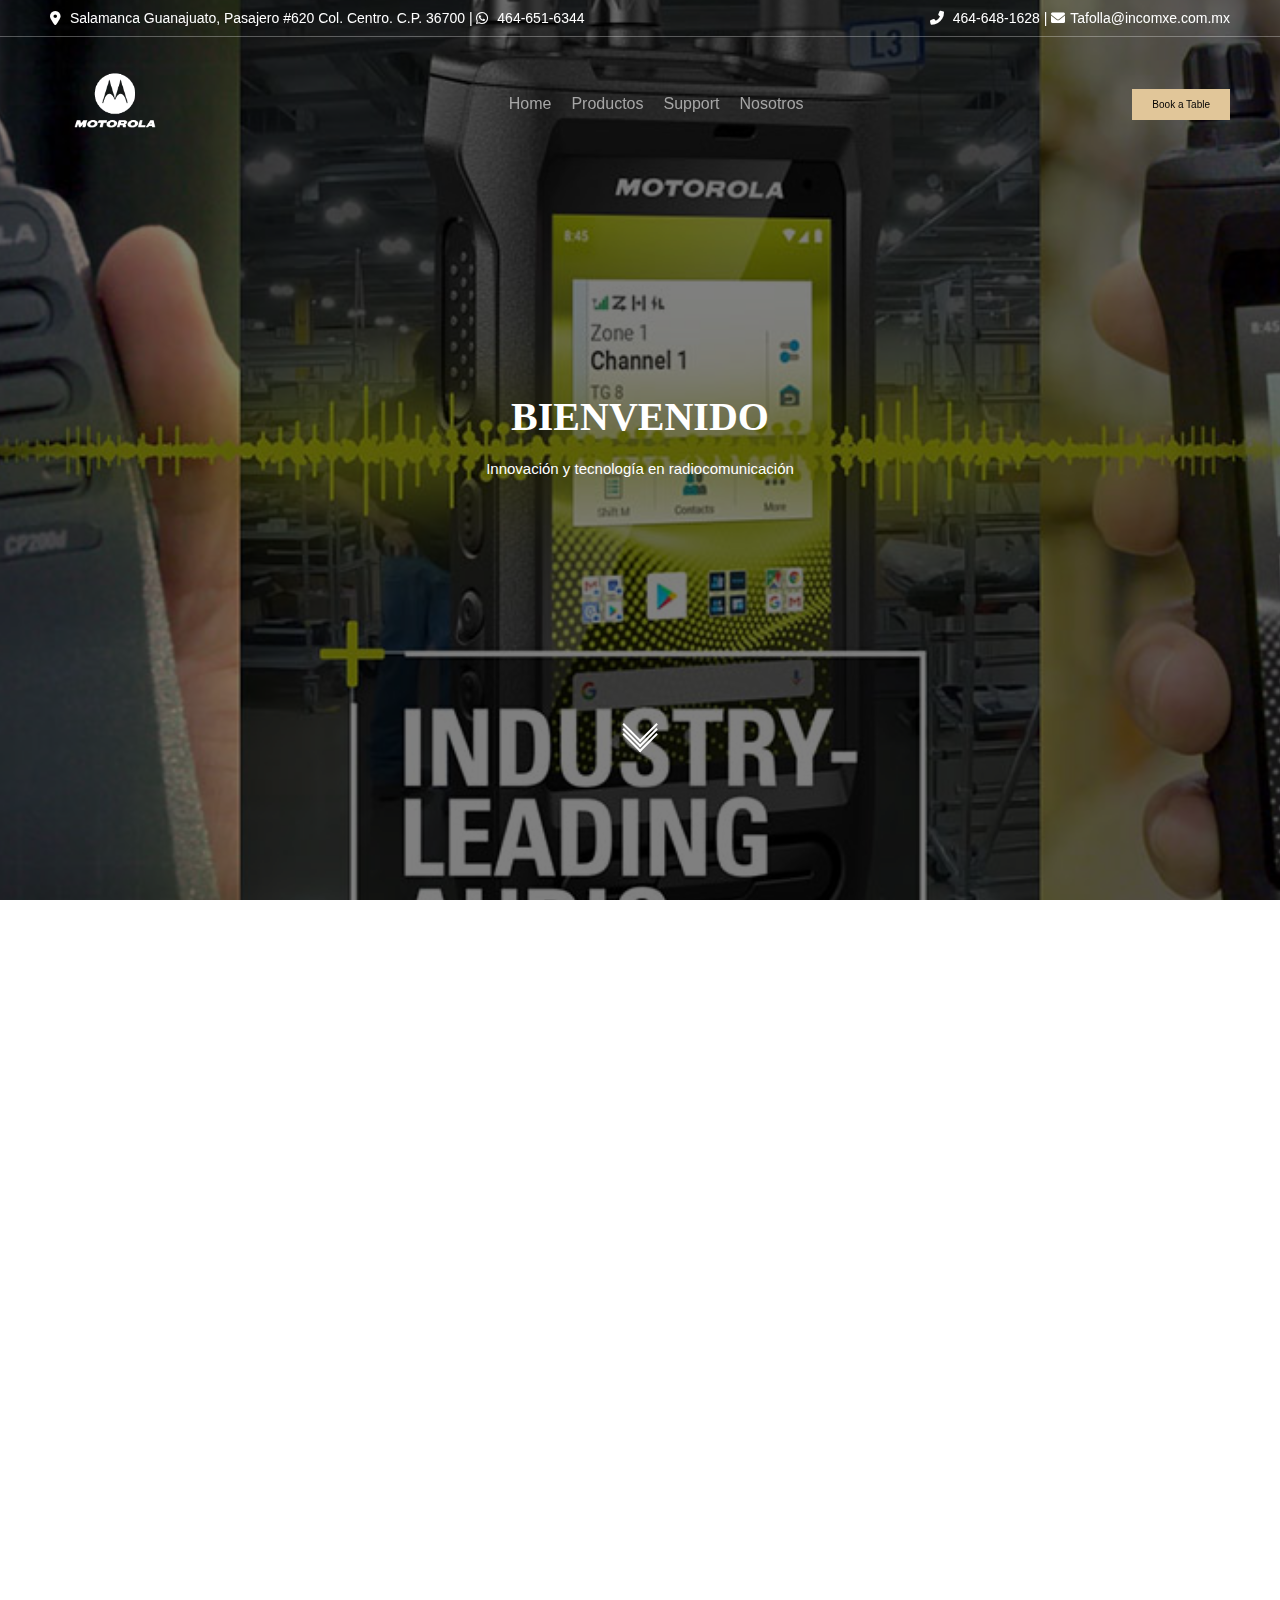
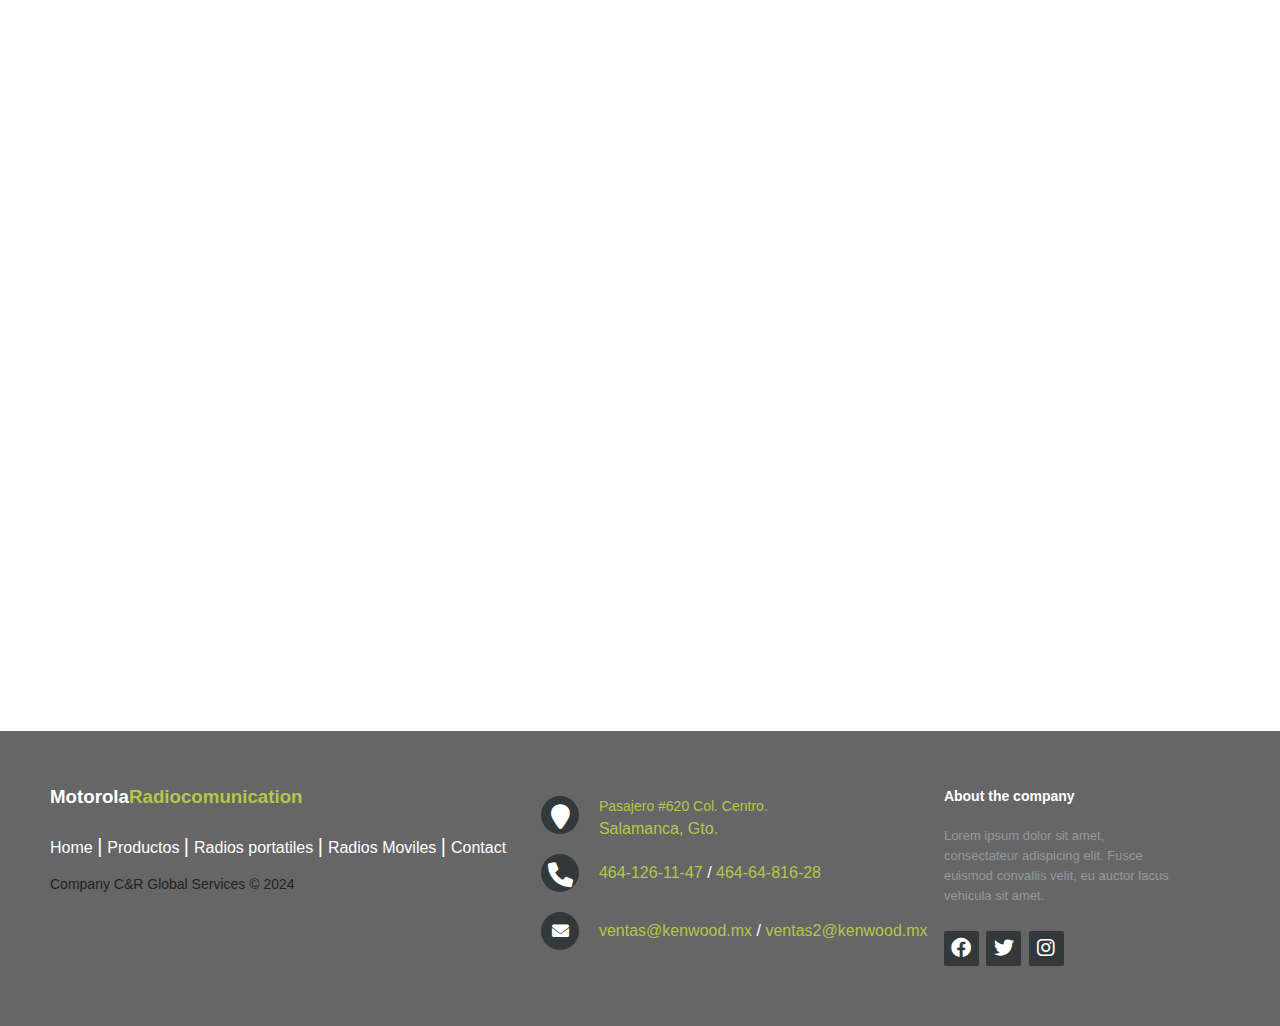
<file: index.html>
<!DOCTYPE html>
<html lang="en">
<head>
    <meta charset="UTF-8">
    <meta name="viewport" content="width=device-width, initial-scale=1.0">
    <title>Motorola Radiocomunication</title>
    <link rel="stylesheet" href="https://cdnjs.cloudflare.com/ajax/libs/font-awesome/5.15.1/css/all.min.css">
    <link href="https://cdnjs.cloudflare.com/ajax/libs/font-awesome/6.0.0/css/all.min.css" rel="stylesheet">
    <link rel="stylesheet" href="style.css">
    <style>
        @import url('https://fonts.googleapis.com/css2?family=Anton&display=swap');
    </style>
</head>
<body>
    <!-- BARRA PRINCIPAL INFORMACION CONTACTO -->
    <header>
        <div class="top-bar">
            <div class="left">
                <p><a href="https://www.google.com/maps/place/C. Pasajero 620, Centro, 36700 Salamanca, Gto."><i class="fas fa-map-marker-alt"></i> Salamanca Guanajuato, Pasajero #620 Col. Centro. C.P. 36700 </a> |  <a href="https://wa.me/524641337574"><i class="fa-brands fa-whatsapp"></i> 464-651-6344</a></p>
            </div>
            <div class="right">
                <p><a href="tel:464-133-7574"><i class="fas fa-phone-alt"></i> 464-648-1628 </a> | <a href="mailto:renedejesusrangel228@gmail.com"><i class="fas fa-envelope"></i>Tafolla@incomxe.com.mx</a></p>
            </div>
        </div>
        <div class="white-line"></div>
        <nav class="navbar">
            <div class="logo"><img src="LOGO BLANCO.png" alt=""></div>
            <div class="menu-toggle">
                <i class="fas fa-bars"></i>
            </div>
            <!-- Menú de escritorio -->
            <ul class="nav-links desktop-menu">
                <li><a href="#home">Home</a></li>
                <li><a href="#productos">Productos</a></li>
                <li><a href="#" class="support-link" id="support-link">Support</a></li>
                <li><a href="nosotros.html">Nosotros</a></li>
                <li class="menu-item-has-children mobile-only">
                    <a href="#">Nosotros <i class="fas fa-chevron-right"></i></a>
                    <ul class="submenu">
                        <li><a href="nosotros.html">¿Quienes Somos?</a></li>
                        <li><a href="#">Our Vision</a></li>
                    </ul>
                </li>
                <li class="menu-item-has-children mobile-only">
                    <a href="#">Support <i class="fas fa-chevron-right"></i></a>
                    <ul class="submenu">
                        <li><a href="#">¿Necesitas Ayuda?</a></li>
                        <li><a href="mailto:carlosdanielconejo2@gmail.com">Contacto: support@gmail.com</a></li>
                    </ul>
                </li>
            </ul>
            <!-- Menú de móvil -->
            <ul class="nav-links mobile-menu">
                <li><a href="mailto:renedejesusrangel228@gmail.com"><i class="fas fa-envelope"></i> Tafolla@incomxe.com.mx</a></li>
                <li><a href="tel:464-133-7574"><i class="fas fa-phone-alt"></i> 464-648-1628</a></li>
                <li><a href="https://wa.me/524641337574"><i class="fa-brands fa-whatsapp"></i> 464-651-6344</a></li>
                
                <li class="menu-item-has-children">
                    <a href="#" class="no-line">Nosotros <i class="fas fa-chevron-right"></i></a>
                    <ul class="submenu">
                        <li><a href="nosotros.html">¿Quienes Somos?</a></li>
                        <li><a href="#">Nuestra Visión</a></li>
                    </ul>
                </li>
                <li class="menu-item-has-children">
                    <a href="#" class="no-line">Soporte <i class="fas fa-chevron-right"></i></a>
                    <ul class="submenu">
                        <li><a href="#">¿Necesitas Ayuda?</a></li>
                        <li><a href="mailto:carlosdanielconejo2@gmail.com">Contacto: support@gmail.com</a></li>
                    </ul>
                </li>
                <li><a href="https://www.google.com/maps/place/C. Pasajero 620, Centro, 36700 Salamanca, Gto."><i class="fa-solid fa-location-dot"></i> Salamanca Guanajuato, Pasajero #620 Col. Centro. C.P. 36700</a></li>
            </ul>
            <button class="book-table">Book a Table</button>
        </nav>
    </header>
    <main id="home">
        <section class="hero">
            <div class="background"></div>
            <div class="overlay"></div>
            <div class="content">
                <h1>BIENVENIDO</h1>
                <p>Innovación y tecnología en radiocomunicación</p>
                <div class="scroll-down">
                    <span></span>
                    <span></span>
                    <span></span>
                </div>
            </div>
        </section>
    </main>

    <div id="support-box" class="support-box">
        <div class="close-btn" id="close-support">X</div>
        <h3>¿Necesitas ayuda?</h3>
        <p>Estamos aquí para asistirte. Contacta con nuestro equipo de soporte para obtener ayuda.</p>
        <p><strong>Contacto:</strong> <a href="mailto:support@example.com">support@example.com</a></p>
    </div>


    <!---PARTE DE INFORMACIÓN--->
    <div class="container animate-in">
        <div class="row">
            <div class="header">
                <h1 id="about">Comunicaciónes</h1>
                <p>Descubre cómo las soluciones de radiocomunicación de Motorola pueden transformar la manera en que te comunicas y operas.</p>
            </div>
            <div class="contentt">
                <div class="card animate-in">
                    <h4>Seguridad y Fiabilidad</h4>
                    <p>La seguridad es nuestra prioridad. Todos nuestros equipos y sistemas están diseñados para proporcionar comunicaciones seguras y encriptadas, protegiendo la integridad de la información.</p>
                </div>
                <div class="card animate-in">
                    <h4>Innovación Continua</h4>
                    <p>Invertimos constantemente en investigación y desarrollo para incorporar las últimas tecnologías y mejoras, manteniéndonos a la vanguardia de la industria de radiocomunicaciones.</p>
                </div>
                <div class="card animate-in">
                    <h4>Adaptabilidad y Personalización</h4>
                    <p>Nos adaptamos a las necesidades específicas de cada cliente, proporcionando soluciones de comunicación personalizadas que cumplen con los requisitos de diversas industrias y aplicaciones.</p>
                </div>
            </div>
        </div>
    </div>


    <!---PARTE DE INFO RADIO EN MEDIO--->
    <section class="about-us animate-in">
        <h2>About Us</h2>
        <h3>Serving Since 1950</h3>
        <div class="content-2">
            <div class="story">
                <h4>Our Story</h4>
                <p>Eos kasd eos dolor vero vero, lorem stet diam rebum. Ipsum amet sed vero dolor sea.</p>
                <p>Takimata sed vero vero no sit sed, justo clita duo no duo amet et, nonumy kasd sed sed dolor eos diam lorem eirmod. Amet sit amet amet no. Est nonumy sed labore eirmod sit magna. Erat at est justo sit ut. Labor diam sed ipsum et eirmod.</p>
                <button class="btn-dark">Learn More</button>
            </div>
            <img src="MOTOTRBO R2(2).png" alt="Radio Image" class="center-image">
            <div class="vision">
                <h4>Our Vision</h4>
                <p>Invidunt lorem justo sanctus clita. Erat lorem labore ea, justo dolor lorem ipsum ut sed eos, ipsum et dolor kasd sit ea justo. Erat justo sed sed diam. Ea et erat ut sed diam sea ipsum est dolor.</p>
                <ul>
                    <li>Lorem ipsum dolor sit amet</li>
                    <li>Lorem ipsum dolor sit amet</li>
                    <li>Lorem ipsum dolor sit amet</li>
                </ul>
                <button class="btn-light">Learn More</button>
            </div>
        </div>
    </section>

   

    <!---Parte de Apartados--->
    <h1 class="heading animate-in" id="productos" style="color: #446280;">Productos <i class="fa-regular fa-walkie-talkie" style="color: #000000;"></i></h1>
    <div class="services animate-in">
        <div class="service">
            <img src="FONDO-IMAGEN.jpeg" alt="Radio Portatil">
            <div class="contents">
                <h2>RADIOS PORTATILES</h2>
                <p>Descubre los grandes modelos de radios portatiles de motorola.</p>
                <a href="RADIOS PORTATILES/index.html"><h3>Más información</h3></a>
            </div>
            <div class="indicators">
                <div class="indicator active" id="image-indicator-1"></div>
                <div class="indicator" id="text-indicator-1"></div>
            </div>
        </div>
        <div class="service">
            <img src="radio-motorola.jpeg" alt="Radio Movil">
            <div class="contents">
                <h2>RADIOS MOVILES</h2>
                <p>Descubre los grandes modelos de radios moviles de motorola.</p>
                <a href="RADIOS MOVILES/index.html"><h3>Más información</h3></a>
            </div>
            <div class="indicators">
                <div class="indicator active" id="image-indicator-2"></div>
                <div class="indicator" id="text-indicator-2"></div>
            </div>
        </div>
    </div>




    


   <!-- RECUADRO FINAL  -->

<footer class="footer-distributed" id="contac">
    
    <div class="footer-left">

      <h3>Motorola<span>Radiocomunication</span></h3>

      <p class="footer-links">
        <a href="../index.html" class="link-1">Home</a>
      
        <a href="../index.html#review">Productos</a>
      
        <a href="../RADIOS PORTATILES/index.html">Radios portatiles</a>
        
        <a href="../RADIOS MOVILES/index.html">Radios Moviles</a>
        
        <a href="contac">Contact</a>
      </p>

      <p class="footer-company-name">Company C&R Global Services © 2024</p>
    </div>

    <div class="footer-center">

      <div>
            <i class="fa fa-map-marker"></i>
            <p>
                <a href="https://www.google.com/maps?q=Pasajero+%23620+Col.+Centro,+Salamanca,+Gto." target="_blank">
                    <span>Pasajero #620 Col. Centro.</span> Salamanca, Gto.
                </a>
            </p>
      </div>

      <div>
            <i class="fa fa-phone"></i>
            <p> <a href="tel:464-126-11-47">464-126-11-47</a> / 
                <a href="tel:464-64-816-28">464-64-816-28</a>
            </p>
      </div>

      <div>
            <i class="fa fa-envelope"></i>
            <p> <a href="mailto:ventas@kenwood.mx">ventas@kenwood.mx</a> / 
                <a href="mailto:ventas2@kenwood.mx">ventas2@kenwood.mx</a>
            </p>
      </div>

    </div>

    <div class="footer-right">

      <p class="footer-company-about">
        <span>About the company</span>
        Lorem ipsum dolor sit amet, consectateur adispicing elit. Fusce euismod convallis velit, eu auctor lacus vehicula sit amet.
      </p>

      <div class="footer-icons">

        <a href="#"><i class="fab fa-facebook"></i></a>
        <a href="#"><i class="fab fa-twitter"></i></a>
        <a href="#"><i class="fab fa-instagram"></i></a>

      </div>

    </div>

  </footer>

  <button class="scroll-to-top" id="scrollToTopBtn">
    <i class="fas fa-chevron-up"></i>
</button>

<script src="https://cdnjs.cloudflare.com/ajax/libs/jquery/3.2.1/jquery.min.js"></script>
<script src="https://cdnjs.cloudflare.com/ajax/libs/twitter-bootstrap/4.1.3/js/bootstrap.bundle.min.js"></script>

<script src="https://cdnjs.cloudflare.com/ajax/libs/jquery/3.4.1/jquery.min.js"></script>
<script src="https://cdnjs.cloudflare.com/ajax/libs/materialize/1.0.0/js/materialize.min.js"></script>

<!-- Credit to https://epicbootstrap.com/snippets/footer-with-columns -->
    <script src="script.js"></script>

    <script></script>
   
</body>
</html>
</file>
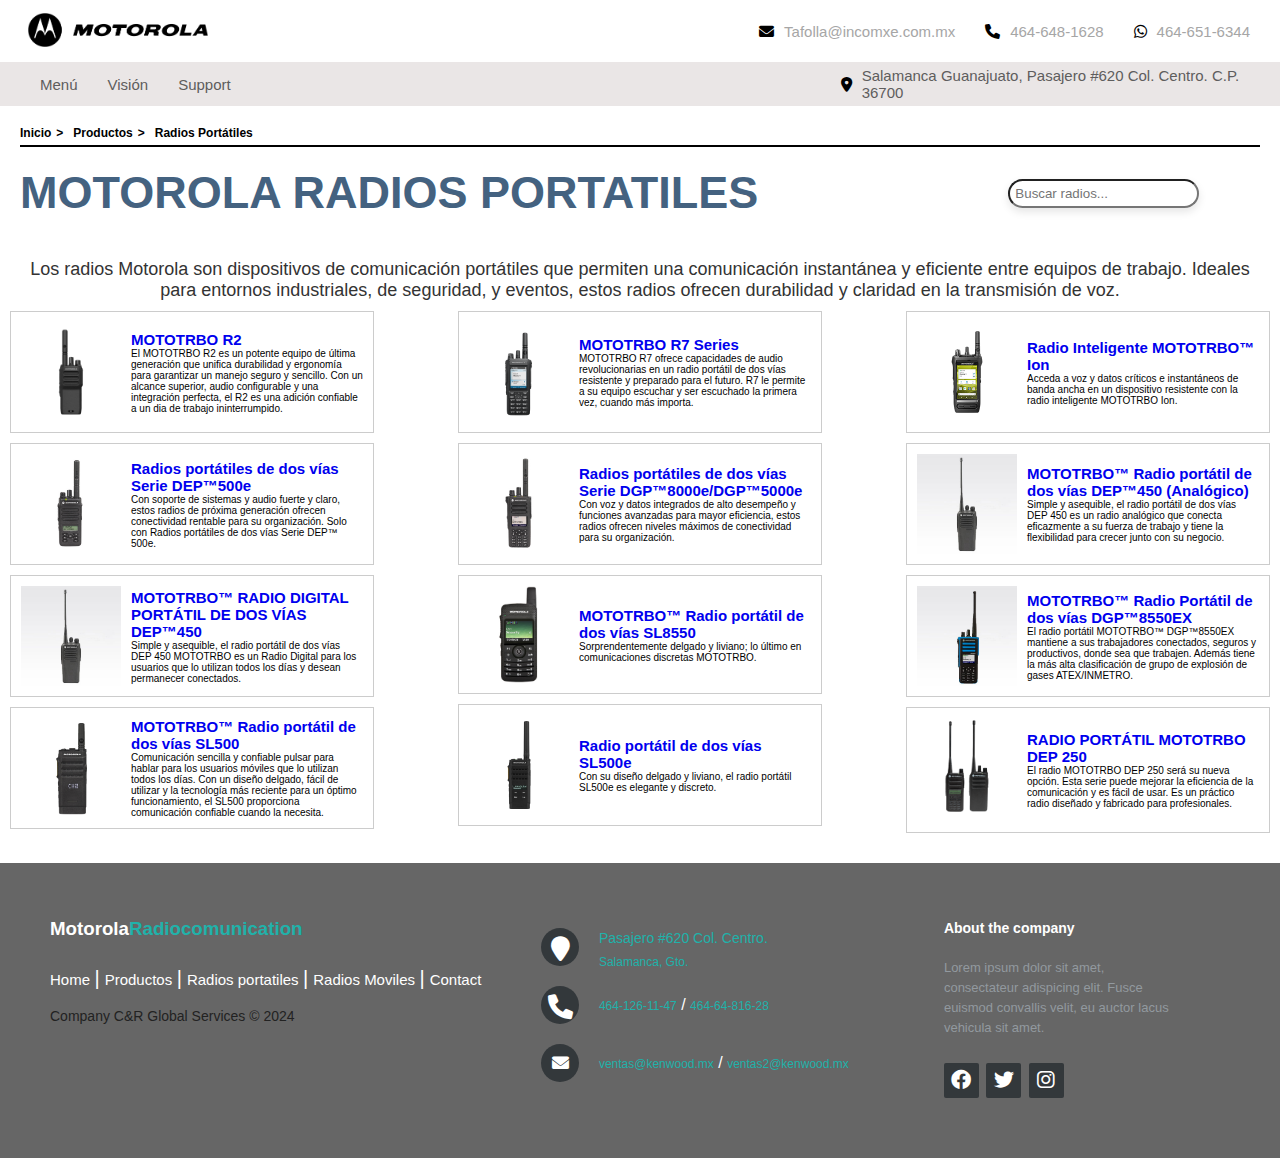
<file: RADIOS PORTATILES/index.html>
<!DOCTYPE html>
<html lang="en">
<head>
    <meta charset="UTF-8">
    <meta name="viewport" content="width=device-width, initial-scale=1.0">
    <title>Motorola Radiocomunication</title>
    <link rel="stylesheet" href="https://cdnjs.cloudflare.com/ajax/libs/font-awesome/5.15.1/css/all.min.css">
    <link href="https://cdnjs.cloudflare.com/ajax/libs/font-awesome/6.0.0/css/all.min.css" rel="stylesheet">
    <link rel="stylesheet" href="style.css">
    <style>
        @import url('https://fonts.googleapis.com/css2?family=Anton&display=swap');
    </style>
</head>
<body>
    <!-- BARRA PRINCIPAL INFORMACION CONTACTO -->
    <header>
        <div class="logo">
            <img href="../index.html" src="Motorola Logo.png" alt="Logo">
        </div>
        <div class="menu-icon" id="menu-icon">
            <i class="fas fa-bars"></i>
        </div>
        <nav class="navbar">
            <ul>
                <li><a href="mailto:renedejesusrangel228@gmail.com">Tafolla@incomxe.com.mx <i class="fa-solid fa-envelope" style="color: #000000;"></i></a></li>
                <li><a href="tel:464-133-7574">464-648-1628 <i class="fa-solid fa-phone" style="color: #000000;"></i></a></li>
                <li><a href="https://wa.me/524641337574">464-651-6344 <i class="fa-brands fa-whatsapp" style="color: #000000;"></i></a></li>
    
                <li class="hide-in-secondary"><a href="#">Menú</a></li>
    
                <li class="menu-item-has-children hide-in-secondary">
                    <a href="#" id="Nosotros-link">Nosotros <i class="fa-solid fa-chevron-down" id="toggle-submenu"></i></a>
                    <ul class="submenu">    
                        <li><a href="nosotros.html">Quienes somos</a></li>
                    </ul>
                </li>
                <li class="menu-item-has-children hide-in-secondary">
                    <a href="#" id="support-link">Support <i class="fa-solid fa-chevron-down" id="toggle-support-submenu"></i></a>
                    <ul class="submenu">    
                        <li><a href="#support-box">¿Necesitas ayuda?</a>
                            <a href="mailto:carlosdanielconejo2@gmail.com">support@gmail.com</a>
                        </li>
                    </ul>
                </li>
                <li class="hide-in-secondary"><a href="https://www.google.com/maps/place/C. Pasajero 620, Centro, 36700 Salamanca, Gto.">Salamanca Guanajuato, Pasajero #620 Col. Centro. C.P. 36700 <i class="fa-solid fa-location-dot" style="color: #000000;"></i></a></li>
            </ul>
        </nav>
    </header>

    <!-- BARRA SECUNDARIA INFORMACION CONTACTO -->
    <header class="secondary-header">
        <nav class="navbar">
            <ul>
                <li><a href="#">Menú</a></li>
                <li><a href="#">Visión</a></li>
                <li><a href="#" id="support-link">Support</a></li>
                <li><a href="https://www.google.com/maps/place/C. Pasajero 620, Centro, 36700 Salamanca, Gto.">Salamanca Guanajuato, Pasajero #620 Col. Centro. C.P. 36700 <i class="fa-solid fa-location-dot" style="color: #000000;"></i></a></li>
            </ul>
        </nav>
    </header>

    <div id="support-box" class="support-box">
        <div class="close-btn" id="close-support">X</div>
        <h3>¿Necesitas ayuda?</h3>
        <p>Estamos aquí para asistirte. Contacta con nuestro equipo de soporte para obtener ayuda.</p>
        <p><strong>Contacto:</strong> <a href="mailto:support@example.com">support@example.com</a></p>
    </div>

    <!-- BARRA DE NAVEGACION (BREADCRUMB) -->
    <div class="breadcrumb" >
        <ul>
            <li><a href="../index.html">Inicio</a></li>
            <li><a href="../index.html#review">Productos</a></li>
            <li>Radios Portátiles</li>
        </ul>
    </div>

    <!--  BUSCADOR -->
    
    <div class="content">
        <div class="container">
            <h1> MOTOROLA RADIOS PORTATILES</h1>
            <input type="text" id="searchBar" placeholder="Buscar radios...">
        </div>
    </div> 

    <!-- TEXTO EXPLICATIVO -->
    <div class="description">
        <p>Los radios Motorola son dispositivos de comunicación portátiles que permiten una comunicación instantánea y eficiente entre equipos de trabajo. Ideales para entornos industriales, de seguridad, y eventos, estos radios ofrecen durabilidad y claridad en la transmisión de voz.</p>
    </div>


    <!-- LISTA DE RADIOS -->
    <div class="containerr" id="radioContainer">
        <!-- Radios will be dynamically inserted here -->
    </div>
    

    <!-- RECUADRO FINAL  -->

<footer class="footer-distributed" id="contac">
    
    <div class="footer-left">

      <h3>Motorola<span>Radiocomunication</span></h3>

      <p class="footer-links">
        <a href="../index.html" class="link-1">Home</a>
      
        <a href="../index.html#review">Productos</a>
      
        <a href="../RADIOS PORTATILES/index.html">Radios portatiles</a>
        
        <a href="../RADIOS MOVILES/index.html">Radios Moviles</a>
        
        <a href="contac">Contact</a>
      </p>

      <p class="footer-company-name">Company C&R Global Services © 2024</p>
    </div>

    <div class="footer-center">

      <div>
            <i class="fa fa-map-marker"></i>
            <p>
                <a href="https://www.google.com/maps?q=Pasajero+%23620+Col.+Centro,+Salamanca,+Gto." target="_blank">
                    <span>Pasajero #620 Col. Centro.</span> Salamanca, Gto.
                </a>
            </p>
      </div>

      <div>
            <i class="fa fa-phone"></i>
            <p> <a href="tel:464-126-11-47">464-126-11-47</a> / 
                <a href="tel:464-64-816-28">464-64-816-28</a>
            </p>
      </div>

      <div>
            <i class="fa fa-envelope"></i>
            <p> <a href="mailto:ventas@kenwood.mx">ventas@kenwood.mx</a> / 
                <a href="mailto:ventas2@kenwood.mx">ventas2@kenwood.mx</a>
            </p>
      </div>

    </div>

    <div class="footer-right">

      <p class="footer-company-about">
        <span>About the company</span>
        Lorem ipsum dolor sit amet, consectateur adispicing elit. Fusce euismod convallis velit, eu auctor lacus vehicula sit amet.
      </p>

      <div class="footer-icons">

        <a href="#"><i class="fab fa-facebook"></i></a>
        <a href="#"><i class="fab fa-twitter"></i></a>
        <a href="#"><i class="fab fa-instagram"></i></a>

      </div>

    </div>

  </footer>

<script src="https://cdnjs.cloudflare.com/ajax/libs/jquery/3.2.1/jquery.min.js"></script>
<script src="https://cdnjs.cloudflare.com/ajax/libs/twitter-bootstrap/4.1.3/js/bootstrap.bundle.min.js"></script>

<!-- Credit to https://epicbootstrap.com/snippets/footer-with-columns -->

    <script src="script.js"></script>
</body>
</html>
</file>
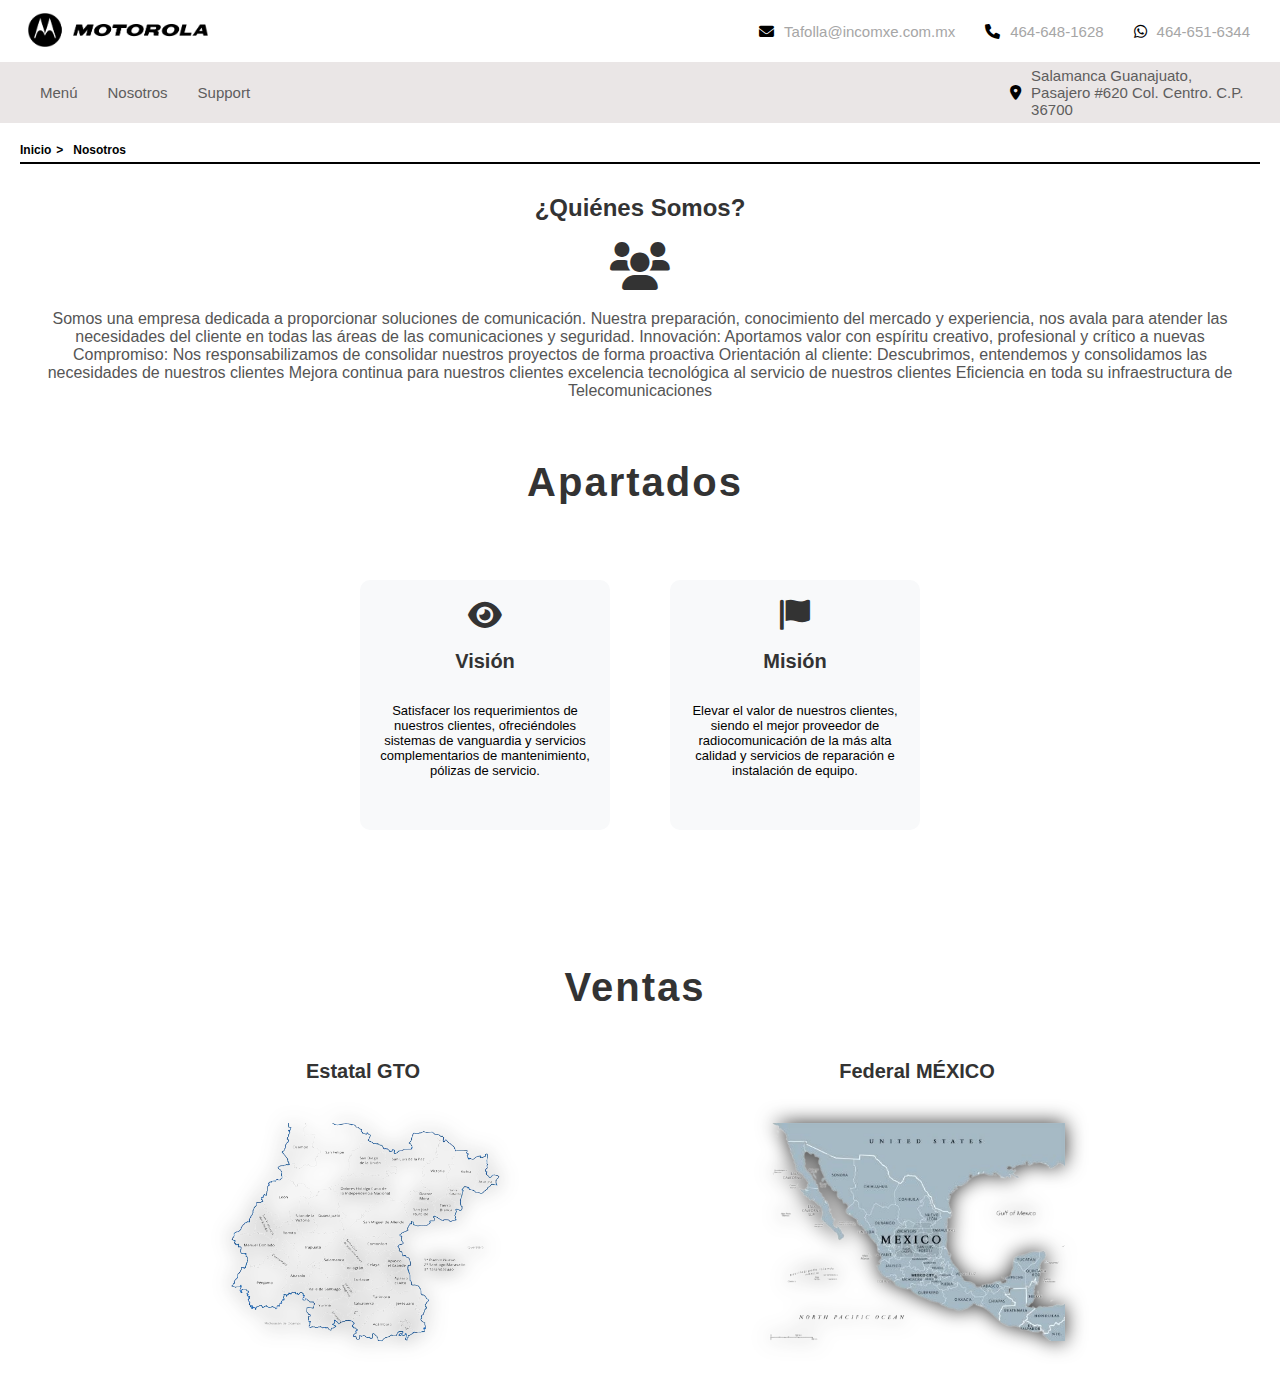
<file: nosotros.html>
<!DOCTYPE html>
<html lang="en">
<head>
    <meta charset="UTF-8">
    <meta name="viewport" content="width=device-width, initial-scale=1.0">
    <title>Motorola Radiocomunication</title>
    <link rel="stylesheet" href="https://cdnjs.cloudflare.com/ajax/libs/font-awesome/5.15.1/css/all.min.css">
    <link href="https://cdnjs.cloudflare.com/ajax/libs/font-awesome/6.0.0/css/all.min.css" rel="stylesheet">
    <link rel="stylesheet" href="nosotros.css">
    <style>
        @import url('https://fonts.googleapis.com/css2?family=Anton&display=swap');
    </style>
</head>
<body>
    <!-- BARRA PRINCIPAL INFORMACION CONTACTO -->
    <header>
        <div class="logo">
           <a href="index.html"><img src="Motorola Logo.png" alt="Logo"></a>
        </div>
        <div class="menu-icon" id="menu-icon">
            <i class="fas fa-bars"></i>
        </div>
        <nav class="navbar">
            <ul>
                <li><a href="mailto:renedejesusrangel228@gmail.com">Tafolla@incomxe.com.mx <i class="fa-solid fa-envelope" style="color: #000000;"></i></a></li>
                <li><a href="tel:464-133-7574">464-648-1628 <i class="fa-solid fa-phone" style="color: #000000;"></i></a></li>
                <li><a href="https://wa.me/524641337574">464-651-6344 <i class="fa-brands fa-whatsapp" style="color: #000000;"></i></a></li>
    
                <li class="hide-in-secondary"><a href="#">Menú</a></li>
    
                <li class="menu-item-has-children hide-in-secondary">
                    <a href="#" id="Nosotros-link">Nosotros <i class="fa-solid fa-chevron-down" id="toggle-submenu"></i></a>
                    <ul class="submenu">    
                        <li><a href="nosotros.html">Quienes somos</a></li>
                    </ul>
                </li>
                <li class="menu-item-has-children hide-in-secondary">
                    <a href="#" id="support-link">Support <i class="fa-solid fa-chevron-down" id="toggle-support-submenu"></i></a>
                    <ul class="submenu">    
                        <li><a href="#support-box">¿Necesitas ayuda?</a>
                            <a href="mailto:carlosdanielconejo2@gmail.com">support@gmail.com</a>
                        </li>
                    </ul>
                </li>
                <li class="hide-in-secondary"><a href="https://www.google.com/maps/place/C. Pasajero 620, Centro, 36700 Salamanca, Gto.">Salamanca Guanajuato, Pasajero #620 Col. Centro. C.P. 36700 <i class="fa-solid fa-location-dot" style="color: #000000;"></i></a></li>
            </ul>
        </nav>
    </header>

    <!-- BARRA SECUNDARIA INFORMACION CONTACTO -->
    <header class="secondary-header">
        <nav class="navbar">
            <ul>
                <li><a href="#">Menú</a></li>
                <li><a href="#">Nosotros</a></li>
                <li><a href="#" class="support-link" id="support-link">Support</a></li>
                <li><a href="https://www.google.com/maps/place/C. Pasajero 620, Centro, 36700 Salamanca, Gto.">Salamanca Guanajuato, Pasajero #620 Col. Centro. C.P. 36700 <i class="fa-solid fa-location-dot" style="color: #000000;"></i></a></li>
            </ul>
        </nav>
    </header>

    <div id="support-box" class="support-box">
        <div class="close-btn" id="close-support">X</div>
        <h3>¿Necesitas ayuda?</h3>
        <p>Estamos aquí para asistirte. Contacta con nuestro equipo de soporte para obtener ayuda.</p>
        <p><strong>Contacto:</strong> <a href="mailto:support@example.com">support@example.com</a></p>
    </div>

    <!-- BARRA DE NAVEGACION (BREADCRUMB) -->
    <div class="breadcrumb" >
        <ul>
            <li><a href="index.html">Inicio</a></li>
            <li><a href="#">Nosotros</a></li>
        </ul>
    </div>

    <!-- Título "Quiénes Somos" centrado -->
<div id="quienes-somos">
    <h2>¿Quiénes Somos?</h2>
</div>

<!-- Icono centrado -->
<div id="icono-quienes-somos">
    <i class="fas fa-users"></i>
</div>

<!-- Texto centrado -->
<div id="texto-quienes-somos">
    <p>Somos una empresa dedicada a proporcionar soluciones de comunicación. Nuestra preparación, conocimiento del mercado y experiencia, nos avala para atender las necesidades del cliente en todas las áreas de las comunicaciones y seguridad.
        Innovación: Aportamos valor con espíritu creativo, profesional y crítico a nuevas 
        Compromiso: Nos responsabilizamos de consolidar nuestros proyectos de forma proactiva
        Orientación al cliente: Descubrimos, entendemos y consolidamos las necesidades de nuestros clientes
        Mejora continua para nuestros clientes
        excelencia tecnológica al servicio de nuestros clientes 
        Eficiencia en toda su infraestructura de Telecomunicaciones</p>
</div>


<!-- Título "Apartados" centrado -->
<div>
    <h1 class="heading" id="review">Apartados</h1>
</div>

<!-- Contenido de servicios -->
<div class="services">
    <!-- Servicio de Apartados -->
    <div class="service">
        <i class="fa-solid fa-eye icon"></i>
        <h2>Visión</h2>
        <p>Satisfacer los requerimientos de nuestros clientes, ofreciéndoles sistemas de vanguardia y servicios complementarios de mantenimiento, pólizas de servicio.</p>
    </div>

    <!-- Servicio de Misiones -->
    <div class="service">
        <i class="fa-solid fa-flag icon"></i>
        <h2>Misión</h2>
        <p>Elevar el valor de nuestros clientes, siendo el mejor proveedor de radiocomunicación de la más alta calidad y servicios de reparación e instalación de equipo.</p>
    </div>
</div>


<!-- Título "Ventas" centrado -->
<div>
    <h1 class="heading">Ventas</h1>
</div>

<div class="section-container">
<!-- Título "Estatal" centrado y imagen -->
    <div class="section-container-left">
        <h2>Estatal GTO</h2>
        <img src="mapa-estatal.png" alt="">
    </div>

<!-- Título "Federal" centrado y imagen -->
    <div class="section-container-left">
        <h2>Federal MÉXICO</h2>
       <img src="mapa-federal.png" alt="">
    </div>
</div>

<script src="nosotros.js"></script>
</file>
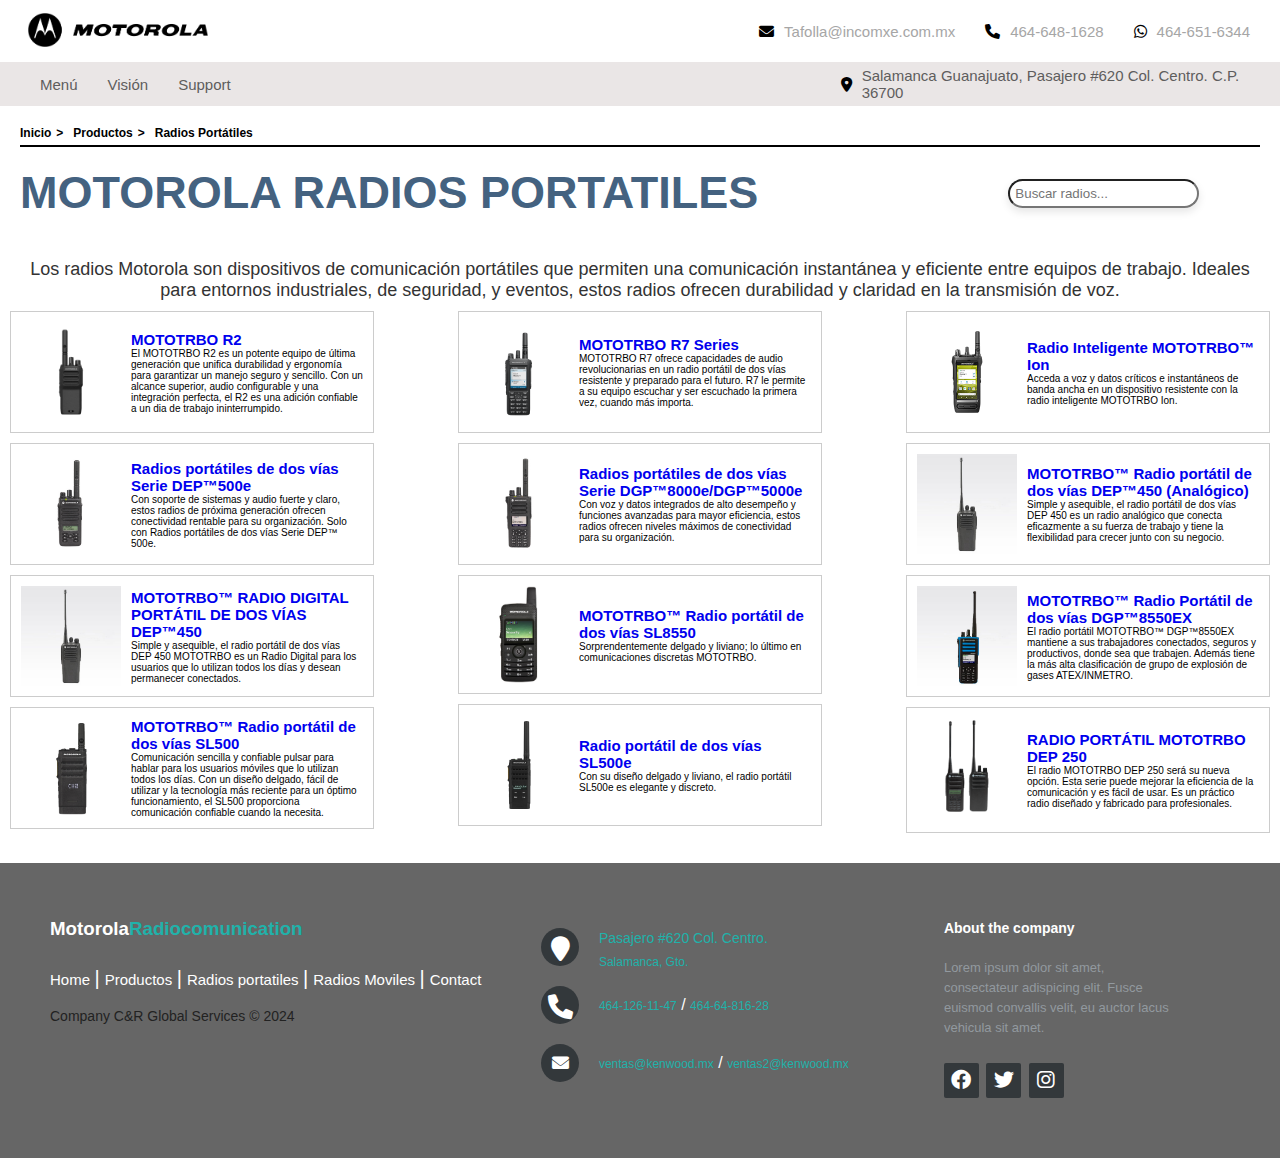
<file: RADIOS PORTATILES/radios-1.html>
<!DOCTYPE html>
<html lang="en">
<head>
    <meta charset="UTF-8">
    <meta name="viewport" content="width=device-width, initial-scale=1.0">
    <title>Motorola Radiocomunication</title>
    <link rel="stylesheet" href="https://cdnjs.cloudflare.com/ajax/libs/font-awesome/5.15.1/css/all.min.css">
    <link href="https://cdnjs.cloudflare.com/ajax/libs/font-awesome/6.0.0/css/all.min.css" rel="stylesheet">
    <link rel="stylesheet" href="style.css">
    <style>
        @import url('https://fonts.googleapis.com/css2?family=Anton&display=swap');
    </style>
</head>
<body>
    <!-- BARRA PRINCIPAL INFORMACION CONTACTO -->
    <header>
        <div class="logo">
            <img href="../index.html" src="Motorola Logo.png" alt="Logo">
        </div>
        <div class="menu-icon" id="menu-icon">
            <i class="fas fa-bars"></i>
        </div>
        <nav class="navbar">
            <ul>
                <li><a href="mailto:renedejesusrangel228@gmail.com">Tafolla@incomxe.com.mx <i class="fa-solid fa-envelope" style="color: #000000;"></i></a></li>
                <li><a href="tel:464-133-7574">464-648-1628 <i class="fa-solid fa-phone" style="color: #000000;"></i></a></li>
                <li><a href="https://wa.me/524641337574">464-651-6344 <i class="fa-brands fa-whatsapp" style="color: #000000;"></i></a></li>
    
                <li class="hide-in-secondary"><a href="#">Menú</a></li>
    
                <li class="menu-item-has-children hide-in-secondary">
                    <a href="#" id="Nosotros-link">Nosotros <i class="fa-solid fa-chevron-down" id="toggle-submenu"></i></a>
                    <ul class="submenu">    
                        <li><a href="nosotros.html">Quienes somos</a></li>
                    </ul>
                </li>
                <li class="menu-item-has-children hide-in-secondary">
                    <a href="#" id="support-link">Support <i class="fa-solid fa-chevron-down" id="toggle-support-submenu"></i></a>
                    <ul class="submenu">    
                        <li><a href="#support-box">¿Necesitas ayuda?</a>
                            <a href="mailto:carlosdanielconejo2@gmail.com">support@gmail.com</a>
                        </li>
                    </ul>
                </li>
                <li class="hide-in-secondary"><a href="https://www.google.com/maps/place/C. Pasajero 620, Centro, 36700 Salamanca, Gto.">Salamanca Guanajuato, Pasajero #620 Col. Centro. C.P. 36700 <i class="fa-solid fa-location-dot" style="color: #000000;"></i></a></li>
            </ul>
        </nav>
    </header>

    <!-- BARRA SECUNDARIA INFORMACION CONTACTO -->
    <header class="secondary-header">
        <nav class="navbar">
            <ul>
                <li><a href="#">Menú</a></li>
                <li><a href="#">Visión</a></li>
                <li><a href="#" id="support-link">Support</a></li>
                <li><a href="https://www.google.com/maps/place/C. Pasajero 620, Centro, 36700 Salamanca, Gto.">Salamanca Guanajuato, Pasajero #620 Col. Centro. C.P. 36700 <i class="fa-solid fa-location-dot" style="color: #000000;"></i></a></li>
            </ul>
        </nav>
    </header>

    <div id="support-box" class="support-box">
        <div class="close-btn" id="close-support">X</div>
        <h3>¿Necesitas ayuda?</h3>
        <p>Estamos aquí para asistirte. Contacta con nuestro equipo de soporte para obtener ayuda.</p>
        <p><strong>Contacto:</strong> <a href="mailto:support@example.com">support@example.com</a></p>
    </div>

    <!-- BARRA DE NAVEGACION (BREADCRUMB) -->
    <div class="breadcrumb" >
        <ul>
            <li><a href="../index.html">Inicio</a></li>
            <li><a href="../index.html#review">Productos</a></li>
            <li>Radios Portátiles</li>
        </ul>
    </div>

    <!--  BUSCADOR -->
    
    <div class="content">
        <div class="container">
            <h1> MOTOROLA RADIOS PORTATILES</h1>
            <input type="text" id="searchBar" placeholder="Buscar radios...">
        </div>
    </div> 

    <!-- TEXTO EXPLICATIVO -->
    <div class="description">
        <p>Los radios Motorola son dispositivos de comunicación portátiles que permiten una comunicación instantánea y eficiente entre equipos de trabajo. Ideales para entornos industriales, de seguridad, y eventos, estos radios ofrecen durabilidad y claridad en la transmisión de voz.</p>
    </div>


    <!-- LISTA DE RADIOS -->
    <div class="containerr" id="radioContainer">
        <!-- Radios will be dynamically inserted here -->
    </div>
    

    <!-- RECUADRO FINAL  -->

<footer class="footer-distributed" id="contac">
    
    <div class="footer-left">

      <h3>Motorola<span>Radiocomunication</span></h3>

      <p class="footer-links">
        <a href="../index.html" class="link-1">Home</a>
      
        <a href="../index.html#review">Productos</a>
      
        <a href="../RADIOS PORTATILES/index.html">Radios portatiles</a>
        
        <a href="../RADIOS MOVILES/index.html">Radios Moviles</a>
        
        <a href="contac">Contact</a>
      </p>

      <p class="footer-company-name">Company C&R Global Services © 2024</p>
    </div>

    <div class="footer-center">

      <div>
            <i class="fa fa-map-marker"></i>
            <p>
                <a href="https://www.google.com/maps?q=Pasajero+%23620+Col.+Centro,+Salamanca,+Gto." target="_blank">
                    <span>Pasajero #620 Col. Centro.</span> Salamanca, Gto.
                </a>
            </p>
      </div>

      <div>
            <i class="fa fa-phone"></i>
            <p> <a href="tel:464-126-11-47">464-126-11-47</a> / 
                <a href="tel:464-64-816-28">464-64-816-28</a>
            </p>
      </div>

      <div>
            <i class="fa fa-envelope"></i>
            <p> <a href="mailto:ventas@kenwood.mx">ventas@kenwood.mx</a> / 
                <a href="mailto:ventas2@kenwood.mx">ventas2@kenwood.mx</a>
            </p>
      </div>

    </div>

    <div class="footer-right">

      <p class="footer-company-about">
        <span>About the company</span>
        Lorem ipsum dolor sit amet, consectateur adispicing elit. Fusce euismod convallis velit, eu auctor lacus vehicula sit amet.
      </p>

      <div class="footer-icons">

        <a href="#"><i class="fab fa-facebook"></i></a>
        <a href="#"><i class="fab fa-twitter"></i></a>
        <a href="#"><i class="fab fa-instagram"></i></a>

      </div>

    </div>

  </footer>

<script src="https://cdnjs.cloudflare.com/ajax/libs/jquery/3.2.1/jquery.min.js"></script>
<script src="https://cdnjs.cloudflare.com/ajax/libs/twitter-bootstrap/4.1.3/js/bootstrap.bundle.min.js"></script>

<!-- Credit to https://epicbootstrap.com/snippets/footer-with-columns -->

    <script src="script.js"></script>
</body>
</html>
</file>
<file: style.css>
/* BARRA PRINCIPAL INFORMACION CONTACTO */
* {
    font-family: 'Poppins', sans-serif;
    text-transform: capitalize;
    text-decoration: none;
    outline: none;
    margin: 0;
    padding: 0;
    box-sizing: border-box;
}

.heading {
    font-size: 4rem;
    text-align: center;
    padding: 6rem 1rem 0 0;
    letter-spacing: .2rem;
    font-weight: 600;
}

*::selection {
    background-color: rgba(0, 150, 255, 0.1); /* Azul claro muy transparente */
}

html {
    font-size: 62.5%;
    overflow-x: hidden;
}

body {
    margin:  0;
    font-family: Arial, sans-serif;
}

body * {
    text-transform: none;
}

header {
    position: fixed;
    width: 100%;
    z-index: 10;
    background-color: transparent; /* Fondo transparente por defecto */
    transition: background-color 0.3s ease, padding 0.3s ease, height 0.3s ease; /* Transición suave */   
}

header.scrolled {
    background-color: rgba(0, 0, 0, 0.8); 
}



/* Estilos para la barra superior */
.top-bar {
    display: flex;
    justify-content: space-between;
    padding: 10px 50px;
    font-size: 14px;
}

.top-bar .left, .top-bar .right {
    display: block; /* Mostrar en dispositivos más grandes */
    color: #fff; /* Color del texto */
}

.top-bar i {
    margin-right: 5px;
}

.white-line {
    height: .3px;
    background-color: rgba(255, 255, 255, 0.3);
}

.top-bar a {
    color: white; /* Color del enlace normal */
}

.top-bar a:hover,
.top-bar a:visited {
    color: white; /* Color del enlace al pasar el cursor y visitado */
}

nav {
    display: flex;
    justify-content: space-between;
    align-items: center;
    padding: 20px 50px;
}

nav .logo {
    font-family: 'Playfair Display', serif;
    font-size: 24px;
    font-weight: 700;
    color: #fff; /* Color del texto */
}

nav .logo img {
    height: 90px; /* Ajustar según tu diseño */
}

nav .menu-toggle {
    display: block;
    font-size: 2rem;
    cursor: pointer;
    color: #fff; /* Color del icono */
    order: -1;
}

.nav-links {
    list-style-type: none;
    display: flex;
    gap: 20px;
    margin: 0 auto;
}

.nav-links li {
    position: relative;
}

.nav-links a {
    text-decoration: none;
    color: #a6a6a6;
    font-size: 16px;
    position: relative;
    padding-bottom: 4px;
}

.nav-links a.active, .nav-links a:hover {
    color: #fff; /* Color del texto activo o al pasar el mouse */
}


/* Estilos para el menú móvil */
.nav-links.mobile-menu {
    display: none;
    flex-direction: column;
    gap: 10px;
    background-color: #ffffff; /* Ajustar según tu diseño */
    position: absolute;
    top: 100%;
    left: 0;
    width: 100%;
    padding: 20px;
    z-index: 1000;
}

.nav-links.mobile-menu.show {
    display: flex;
}

/* Color de los íconos y texto en el menú móvil */ 
.nav-links.mobile-menu i {
    color: #000; /* Color negro */
}

.nav-links.mobile-menu a:hover, 
.nav-links.mobile-menu a:focus, 
.nav-links.mobile-menu a:active, 
.nav-links.mobile-menu a.active {
    color: #000; /* Color negro al pasar el cursor, enfocar o hacer clic */
}

/* Cambiar color de íconos al hacer clic */
.nav-links.mobile-menu a:hover i, 
.nav-links.mobile-menu a:focus i, 
.nav-links.mobile-menu a:active i, 
.nav-links.mobile-menu a.active i {
    color: #000; /* Color negro */
}

.nav-links.mobile-menu a.no-line::after {
    display: none;
}


/* Submenús */
.submenu {
    display: none;
    list-style: none;
    padding-left: 20px;
}

.menu-item-has-children.active .submenu {
    display: block;
}

.menu-item-has-children a {
    cursor: pointer;
    display: flex;
    justify-content: space-between;
    align-items: center;
}

.menu-item-has-children i {
    margin-left: 1rem; /* Ajustar según tus necesidades */
    transform: rotate(0deg); /* Flecha inicialmente hacia la derecha */
    transition: transform 0.3s; /* Transición suave */
}

.menu-item-has-children i.rotate {
    transform: rotate(90deg); /* Flecha hacia arriba */
}
nav .menu-toggle {
    display: none; /* Oculta el ícono en pantallas grandes */
}


.support-box {
    display: none;
    position: absolute;
    background-color: white;
    border: 1px solid #ccc;
    padding: 15px;
    box-shadow: 0 4px 8px rgba(0, 0, 0, 0.1);
    z-index: 1000;
    width: 250px;
}

.support-box h3 {
    margin-top: 0;
}

.support-box p {
    margin: 10px 0;
}

.support-box .close-btn {
    text-align: right;
    cursor: pointer;
    color: red;
}

.desktop-menu {
    display: flex;
}




/* Menú de móvil */
.mobile-menu {
    display: none;
}

@media (min-width: 769px) {
    .mobile-only {
        display: none;
    }

    .nav-links.mobile-menu {
        display: none;
    }

    .nav-links.mobile-menu.show {
        display: none;
    }
}

/* Estilos para dispositivos móviles */
@media (max-width: 768px) {
    .top-bar .left, .top-bar .right {
        display: none;
    }

    .desktop-menu {
        display: none;
    }

    .mobile-menu {
        display: flex;
        flex-direction: column;
    }

    .navbar {
        position: flex;
        top: 0;
        width: 100%;
        transition: background-color 0.3s ease;
        z-index: 1000;
    }
    .nav-links {
        margin-top: 60px; /* Ajusta este valor según sea necesario */
    }


    nav .menu-toggle {
        order: 1;
        display: block; /* Oculta el ícono en pantallas grandes */
    }

    .nav-links {
        margin-top: 0;
        display: none;
        flex-direction: column;
        gap: 10px;
        background-color: #ffffff; /* Ajustar según tu diseño */
        position: absolute;
        top: 100%;
        left: 0;
        width: 100%;
        padding: 20px;
        z-index: 1000;
    }

    .nav-links.show {
        display: flex;
    }

    .nav-links li {
        margin: 0;
    }

    .nav-links a {
        padding: 10px 0;
        color: #ccc; /* Color del texto en dispositivos móviles */
        position: relative;
    
    }

    .nav-links a::after {
        content: '';
        display: block;
        width: 100%;
        height: 1px;
        background-color: #ccc; /* Línea debajo de cada elemento */
        margin-top: 10px;
        margin-bottom: 10px;
    }

    .nav-links a:hover {
        color: #ccc; /* Color del texto al pasar el mouse */
    }

    
}

.header .navbar {
    background-color: #fff;
}


.hero {
    position: relative;
    height: 100vh;
    overflow: hidden;
}

.hero .overlay {
    position: absolute;
    top: 0;
    left: 0;
    width: 100%;
    height: 100%;
    background-color: rgba(0, 0, 0, 0.5);
    z-index: 1;
}

.hero .content {
    position: absolute;
    top: 50%;
    left: 50%;
    transform: translate(-50%, -50%);
    text-align: center;
    z-index: 2;
}

.hero .content h1 {
    font-family: 'Playfair Display', serif;
    font-size: 4rem;
    margin-bottom: 20px;
    color: #fff;
}

.hero .content p {
    font-size: 1.5rem;
    margin-bottom: 30px;
    color: #fff;
}

.book-table {
    padding: 10px 20px;
    background-color: #e1c699;
    color: #000;
    border: none;
    cursor: pointer;
    font-size: 1rem;
}

.book-table:hover {
    background-color: #d4b48d;
}

.hero .background {
    position: absolute;
    top: 0;
    left: 0;
    width: 100%;
    height: 100%;
    background-size: cover;
    background-position: center;
    transition: transform 20s ease-in-out;
    z-index: 0;
}

.hero .background.zoom {
    transform: scale(1.5);
}



/* Estilos para dispositivos móviles */
@media (max-width: 768px) {
    .top-bar .left, .top-bar .right {
        display: none;
    }

}


/* STYLE PARA LA ANIMACÓN DE LA FLECHA */

.scroll-down {
    position: absolute;
    bottom: -23rem;
    left: 50%;
    transform: translateX(-50%);
    display: flex;
    flex-direction: column;
    align-items: center;
    z-index: 2;
}

.scroll-down span {
    display: block;
    width: 25px;
    height: 25px;
    border-bottom: 2px solid #fff;
    border-right: 2px solid #fff;
    transform: rotate(45deg);
    margin: -10px;
    animation: scrollDown 2s infinite;
}

.scroll-down span:nth-child(2) {
    animation-delay: 0.2s;
}

.scroll-down span:nth-child(3) {
    animation-delay: 0.4s;
}

@keyframes scrollDown {
    0% {
        opacity: 0;
        transform: rotate(45deg) translate(-20px, -20px);
    }
    50% {
        opacity: 1;
    }
    100% {
        opacity: 0;
        transform: rotate(45deg) translate(20px, 20px);
    }
}





/*PARTE DE INFORMACIÓN*/

/* Define una clase para la animación de aparición */
.animate-in {
    opacity: 0;
    transform: translateY(20px);
    transition: opacity 0.6s ease, transform 0.6s ease;
}

.animate-in.active {
    opacity: 1;
    transform: translateY(0);
}

.container {
    width: 100%;
}

.container .row {
    width: 80%;
    margin: auto;
}

.container .row .header {
    width: 60%;
    text-align: center;
    margin: auto;
}

.container .row .header h1 {
    padding-top: 30px;
    font-size: 45px;
    color: #446280;
    margin: 0; /* Elimina el margen superior y lateral para centrar completamente */
}

.container .row .header p {
    margin-top: 15px;
    font-size: 18px;
    line-height: 1.5;
}

.contentt {
    display: flex;
    justify-content: center;
    align-items: center;
    margin: auto;
}

.contentt .card {
    flex: 1;
    margin: 50px 30px;
    box-shadow: 0px 0px 5px 0px rgba(0, 0, 0, 0.1);
    background-color: #fff
}

.contentt .card i {
    width: 100%;
    height: auto;
}

.contentt .card h4 {
    margin-top: 10px;
    margin-left: 10px;
    font-size: 18px;
}

.contentt .card p {
    font-size: 15px;
    color: #6e6e6e;
    line-height: 1.5;
    padding: 10px;
    margin-top: 1.5rem;
}

@media screen and (max-width: 768px) {
    .contentt {
        flex-direction: column;
    }

    .container .row .header {
        width: 90%; /* Ajusta el ancho del contenedor del encabezado */
        margin: auto; /* Centra el contenedor */
    }
    
    .container .row .header h1 {
        font-size: 30px;
        margin: 0; /* Elimina el margen superior y lateral para centrar completamente */
        text-align: center; /* Alinea el texto al centro */
    }
}



/* PARTE DE INFO RADIO EN MEDIO */

.about-us {
    text-align: center;
    padding: 20px;
}

.about-us h2 {
    color: #b58455;
    font-size: 2rem;
}

.about-us h3 {
    color: #4a2b19;
    font-size: 2rem;
    margin-bottom: 40px;
}

.content-2 {
    display: flex;
    justify-content: center;
    align-items: flex-start;
    gap: 20px; /* Maintain the gap between columns */
    margin-top: 20px;
}

.story, .vision {
    width: 200px; /* Slightly reduced width to fit closer to the image */
    margin: 0 10px; /* Reduced margin to bring text closer to the image */
    margin-top: 30px;
}

.story h4, .vision h4 {
    color: #4a2b19;
    font-size: 3rem;
    margin-bottom: 20px;
}

.story p, .vision p {
    color: #6e6e6e;
    line-height: 1.6;
    font-size: 1.2rem;
}

.vision ul {
    list-style: none;
    padding: 0;
}

.vision li {
    color: #6e6e6e;
    display: flex;
    align-items: center;
    gap: 10px;
    margin-top: 10px;
    font-size: 1.2rem;
}

.vision li::before {
    content: '✔';
    color: #f79f1a;
}

.btn-dark, .btn-light {
    border: none;
    padding: 10px 20px;
    border-radius: 5px;
    cursor: pointer;
    margin-top: 20px;
    font-size: 1rem;
}

.btn-dark {
    background-color: #4a2b19;
    color: #fff;
}

.btn-light {
    background-color: #f79f1a;
    color: #fff;
}

.center-image {
    width: 25%; /* Set a fixed width for the image to keep it centered */
    height: auto;
    margin: 0 1px; /* Reduced margin to fit better */
    transition: opacity 1s ease-in-out; /* Smooth transition for opacity change */
}

@media (max-width: 768px) {
    .content {
        flex-direction: column;
        align-items: center;
        gap: 20px; /* Adjusted gap for better spacing on smaller screens */
    }

    .story, .vision {
        width: 90%;
        margin: 10px 0; /* Adjusted margin for better spacing on smaller screens */
    }

    .center-image {
        max-width: 100px; /* Adjusted image size for smaller screens */
        margin: 20px 0; /* Adjusted margin for better spacing on smaller screens */
    }
}

@media (max-width: 480px) {
    .about-us h3 {
        font-size: 1.5rem;
    }

    .story h4, .vision h4 {
        font-size: 1.2rem;
    }

    .btn-dark, .btn-light {
        padding: 8px 16px;
        font-size: 0.9rem;
    }
}

/*Parte Apartados */

.services {
    display: flex;
    justify-content: center;
    flex-wrap: wrap;
    padding: 4rem 0;
    margin: 0 auto;
    max-width: 1200px;
    width: 85%;
}

.service {
    background-color: #f8f9fa;
    padding: 20px;
    text-align: center;
    border-radius: 1rem;
    height: 25rem;
    width: 25rem;
    margin: 3.5rem 2rem;
    position: relative;
    overflow: hidden;
}

.services .service h2 {
    color: #000000;
    margin-top: 10px;
}

.services .service p {
    font-size: 1.3rem;
    padding: 1rem 0;
}

.service img {
    width: 100%;
    height: 100%;
    object-fit: cover;
    border-radius: 1rem;
    position: absolute;
    top: 0;
    left: 0;
    transition: opacity 0.5s ease;
}

.service .contents {
    position: absolute;
    top: 0;
    left: 0;
    width: 100%;
    height: 100%;
    display: flex;
    flex-direction: column;
    align-items: center;
    justify-content: center;
    background: rgba(255, 255, 255, 0.9);
    opacity: 0;
    transition: opacity 0.5s ease;
}

.service img.hidden, .service .contents.visible {
    opacity: 1;
}

.indicators {
    position: absolute;
    bottom: 10px;
    left: 50%;
    transform: translateX(-50%);
    display: flex;
    gap: 10px;
}

.indicator {
    width: 10px;
    height: 10px;
    background-color: #bbb;
    border-radius: 50%;
    transition: background-color 0.5s ease;
}

.indicator.active {
    background-color: #000000;
}

.visible { 
    display: block; 
}

/* RECUADRO FINAL */

  .footer-distributed{
    background: #666;
    box-shadow: 0 1px 1px 0 rgba(0, 0, 0, 0.12);
    box-sizing: border-box;
    width: 100%;
    text-align: left;
    font: bold 16px sans-serif;
    padding: 55px 50px;
  }
  
  .footer-distributed .footer-left,
  .footer-distributed .footer-center,
  .footer-distributed .footer-right{
    display: inline-block;
    vertical-align: top;
  }
  
  /* Footer left */
  
  .footer-distributed .footer-left{
    width: 40%;
  }
  
  /* The company logo */
  
  .footer-distributed h3{
    color:  #ffffff;
    margin: 0;
  }
  
  .footer-distributed h3 span{
    color:  #b1c94a;
  }
  
  /* Footer links */
  
  .footer-distributed .footer-links{
    color:  #ffffff;
    margin: 20px 0 12px;
    padding: 0;
  }
  
  .footer-distributed .footer-links a{
    display:inline-block;
    line-height: 1.8;
    font-weight:400;
    text-decoration: none;
    color:  inherit;
  }
  
  .footer-distributed .footer-company-name{
    color:  #222;
    font-size: 14px;
    font-weight: normal;
    margin: 0;
  }
  
  /* Footer Center */
  
  .footer-distributed .footer-center{
    width: 35%;
  }
  
  .footer-distributed .footer-center i{
    background-color:  #33383b;
    color: #ffffff;
    font-size: 25px;
    width: 38px;
    height: 38px;
    border-radius: 50%;
    text-align: center;
    line-height: 42px;
    margin: 10px 15px;
    vertical-align: middle;
  }
  
  .footer-distributed .footer-center i.fa-envelope{
    font-size: 17px;
    line-height: 38px;
  }
  
  .footer-distributed .footer-center p{
    display: inline-block;
    color: #ffffff;
    font-weight:400;
    vertical-align: middle;
    margin:0;
  }
  
  .footer-distributed .footer-center p span{
    display:block;
    font-weight: normal;
    font-size:14px;
    line-height:2;
  }
  
  .footer-distributed .footer-center p a{
    color:  #b1c94a;
    text-decoration: none;;
  }
  
  .footer-distributed .footer-links a:before {
    content: "|";
    font-weight:300;
    font-size: 20px;
    left: 0;
    color: #fff;
    display: inline-block;
    padding-right: 5px;
  }
  
  .footer-distributed .footer-links .link-1:before {
    content: none;
  }
  
  /* Footer Right */
  
  .footer-distributed .footer-right{
    width: 20%;
  }
  
  .footer-distributed .footer-company-about{
    line-height: 20px;
    color:  #92999f;
    font-size: 13px;
    font-weight: normal;
    margin: 0;
  }
  
  .footer-distributed .footer-company-about span{
    display: block;
    color:  #ffffff;
    font-size: 14px;
    font-weight: bold;
    margin-bottom: 20px;
  }
  
  .footer-distributed .footer-icons{
    margin-top: 25px;
  }
  
  .footer-distributed .footer-icons a{
    display: inline-block;
    width: 35px;
    height: 35px;
    cursor: pointer;
    background-color:  #33383b;
    border-radius: 2px;
  
    font-size: 20px;
    color: #ffffff;
    text-align: center;
    line-height: 35px;
  
    margin-right: 3px;
    margin-bottom: 5px;
  }
  
  /* If you don't want the footer to be responsive, remove these media queries */
  
  @media (max-width: 880px) {
  
    .footer-distributed{
      font: bold 14px sans-serif;
    }
  
    .footer-distributed .footer-left,
    .footer-distributed .footer-center,
    .footer-distributed .footer-right{
      display: block;
      width: 100%;
      margin-bottom: 40px;
      text-align: center;
    }
  
    .footer-distributed .footer-center i{
      margin-left: 0;
    }
  
  }


  /* Estilos para el botón de flecha */
  .scroll-to-top {
    position: fixed;
    bottom: 20px;
    right: 20px;
    display: none;
    background-color: #333;
    color: #fff;
    border: none;
    border-radius: 50%;
    width: 50px;
    height: 50px;
    text-align: center;
    line-height: 50px;
    font-size: 24px;
    cursor: pointer;
    z-index: 1000;
}

.scroll-to-top:hover {
    background-color: #555;
}

.scroll-to-top i {
    margin: 0;
}
</file>
<file: RADIOS PORTATILES/style.css>
/* BARRA PRINCIPAL INFORMACION CONTACTO */
* {
    font-family: 'Poppins', sans-serif;
    text-transform: capitalize;
    text-decoration: none;
    outline: none;
    margin: 0;
    padding: 0;
    box-sizing: border-box;
}

.heading {
    font-size: 4rem;
    text-align: center;
    padding: 6rem 1rem 0 0;
    letter-spacing: .2rem;
    font-weight: 600;
}

*::selection {
    background-color: rgba(0, 150, 255, 0.1); /* Azul claro muy transparente */
}

html {
    font-size: 62.5%;
    overflow-x: hidden;
}

body {
    margin: 0;
    font-family: Arial, sans-serif;
}

body * {
    text-transform: none;
}

header {
    background-color: #ffffff;
    color: #fff;
    padding: 5px 20px;
    display: flex;
    justify-content: space-between;
    align-items: center;
}

.logo img {
    height: 50px;
}

.menu-icon {
    display: none;
    font-size: 2rem;
    cursor: pointer;
    color: #000; /* Color negro para el icono */
}

nav ul {
    list-style-type: none;
    margin: 0;
    padding: 0;
    display: flex;
}

nav ul li {
    margin-left: 20px;
}

nav ul li a {
    color: #a6a6a6;
    text-decoration: none;
    display: flex;
    align-items: center;
    font-size: 15px;
}

nav ul li a:hover {
    text-decoration: underline;
}

header .navbar ul li .active,
header .navbar ul li a:hover {
    color: #121211;
}

.navbar ul li {
    display: flex;
    align-items: center;
}

.navbar ul li a {
    color: #a6a6a6;
    text-decoration: none;
    display: flex;
    align-items: center;
}

.navbar ul li a .fa-phone {
    margin-right: 10px;
    order: -1;
}

.navbar ul li a .fa-envelope {
    margin-right: 10px;
    order: -1;
}

.navbar ul li a .fa-whatsapp {
    margin-right: 10px;
    order: -1;
}

/* BARRA SECUNDARIA INFORMACION CONTACTO */
.secondary-header {
    background-color: rgb(234, 230, 230); /* Cambia el color de fondo */
}

.secondary-header .navbar ul li a {
    color: #5e5d5d; /* Cambia el color del texto */
}

.secondary-header .navbar ul li:last-child {
    margin-left: 60rem; /* Mueve el elemento "Ubicacion" hacia la derecha */
}

.navbar ul li a .fa-location-dot {
    margin-right: 10px;
    order: -1;
}

.navbar ul {
    list-style-type: none;
    padding: 0;
}

.navbar li {
    display: inline;
    margin-right: 10px;
}

.navbar a {
    text-decoration: none;
    color: black;
}

.support-box {
    display: none;
    position: absolute;
    background-color: white;
    border: 1px solid #ccc;
    padding: 15px;
    box-shadow: 0 4px 8px rgba(0, 0, 0, 0.1);
    z-index: 1000;
    width: 250px;
}

.support-box h3 {
    margin-top: 0;
}

.support-box p {
    margin: 10px 0;
}

.support-box .close-btn {
    text-align: right;
    cursor: pointer;
    color: red;
}

.navbar ul li .submenu {
    display: none;
    list-style: none;
    padding-left: 20px;
}

.navbar ul li.menu-item-has-children.active .submenu {
    display: block;
}

.menu-item-has-children a {
    cursor: pointer;
    display: flex;
    justify-content: space-between;
    align-items: center;
}

.menu-item-has-children i {
    margin-left: 1rem; /* Ajusta este valor según tus necesidades */
    transform: rotate(0deg); /* Flecha inicialmente hacia la derecha */
    transition: transform 0.3s; /* Añade una transición suave */
}

.menu-item-has-children i.rotate {
    transform: rotate(90deg); /* Gira la flecha hacia arriba */
}

header .navbar .hide-in-secondary {
    display: none;
    /* Ajusta otros estilos según tu diseño */
}

/* Responsive Styles */
@media (max-width: 768px) {
    .menu-icon {
        display: block;
    }
    nav.navbar {
        display: none;
        flex-direction: column;
        align-items: flex-start;
        background-color: #ffffff;
        padding: 10px;
        position: absolute;
        top: 60px;
        left: 0;
        width: 100%;
        z-index: 1000;
    }
    nav.navbar.active {
        display: flex;
    }
    nav ul {
        flex-direction: column;
        width: 100%;
    }
    nav ul li {
        width: 100%;
        margin: 10px 0;
    }
    nav ul li a {
        width: 100%;
        padding: 10px;
        border-bottom: 1px solid #ccc;
    }

    header .navbar .hide-in-secondary {
        display: block;
    }
}

/* MENÚ DE REGRESO BREADCRUMB */

.breadcrumb {
    padding: 10px 20px;
    font-weight: bold;
    font-size: 1.2em;
    margin-top: 10px;
    overflow-x: auto; /* Permitir desplazamiento horizontal en dispositivos móviles */
}
.breadcrumb ul {
    list-style: none;
    padding: 0;
    margin: 0;
    display: flex;
    gap: 5px;
}
.breadcrumb ul li {
    display: inline;
}
.breadcrumb ul li a {
    text-decoration: none;
    color: #000;
}
.breadcrumb ul li::after {
    content: ">";
    margin: 0 5px;
}
.breadcrumb ul li:last-child::after {
    content: "";
}

.breadcrumb::after {
    content: "";
    display: block;
    width: 100%;
    height: 2px;
    background-color: #000; /* Line color */
    margin-top: 5px;
}

@media screen and (max-width: 768px) {
    .breadcrumb {
        font-size: 1em; /* Reducir el tamaño de fuente en dispositivos móviles */
    }
}

/* Contenedor principal BUSCADOR */

.content {
    margin-top: 1rem;
}

#searchBar { 
    padding: 5px;
    border-radius: 15px; /* Forma ovalada */
    margin-right: 20px; /* Ajusta el margen derecho */
    box-shadow: 0 4px 8px rgba(0, 0, 0, 0.1);
}

/* Estilo del título */
.container {
    display: flex;
    align-items: center; /* Alinea los elementos verticalmente al centro */
}

.container h1 {
    text-align: left;
    margin: 0 25rem 0 0; /* Elimina el margen para alinear con el input */
    white-space: nowrap;
    font-size: 45px;
    color: #446280;
    margin-left: 20px;
}

/* Estilo del texto explicativo */
.description {
    text-align: center;
    margin-top: 4rem;
    font-size: 18px;
    color: #333;
    padding: 0 20px;
}

@media screen and (max-width: 768px) {
    /* Centra el buscador debajo del menú breadcrumb */
    .content {
        text-align: center;
    }

    .container {
        display: flex;
        flex-direction: column-reverse; /* Cambia el orden de los elementos */
        align-items: center;
    }

    #searchBar { 
        margin: 10px auto; /* Centra el buscador horizontalmente */
        width: calc(100% - 40px); /* Ancho del buscador */
        max-width: 300px; /* Máximo ancho del buscador */
    }

    .container h1 {
        margin: 10px auto; /* Centra el título horizontalmente */
        font-size: 20px; /* Tamaño de fuente más pequeño */
         text-align: center;
    }
    
    .description {
        text-align: center;
        margin-top: 10px; /* Ajusta el margen superior de la descripción */
    }
}

/* RADIOS */

.containerr {
    display: flex;
    flex-wrap: wrap;
    justify-content: space-between;
}

.radio-column {
    width: 30%;
    margin-bottom: 20px;
}

.radio-item {
    display: flex;
    align-items: center;
    background: transparent;
    padding: 10px;
    margin-bottom: 10px;
    margin-top: 60px;
    border-radius: 10px;
    box-shadow: 0 4px 8px rgba(0, 0, 0, 0.1);
}

.radio-item img {
    width: 120px;
    height: 100px;
    margin-left: 10px;
    border-radius: 10px;
}

.radio-item .content {
    flex: 1;
}

.radio-item .content h3 {
    margin: 0;
    font-size: 1.2em;
    color: #446280;
    margin-left: 12px;
}

.radio-item .content p {
    margin: 5px 0 0 0;
    font-size: 1.2em;
    color: #333;
}

.radio { 
    margin: 10px; 
    padding: 10px; 
    border: 1px solid #ccc; 
    display: flex; 
    align-items: center; 
}

.radio img { 
    margin-right: 10px; 
    width: 100px; 
    height: auto; 
}

.contents { 
    flex: 1; 
}

@media screen and (max-width: 768px) {
    /* Estilo para dispositivos móviles */

    /* Cambia el contenedor a una lista */
    .containerr {
        flex-direction: column; /* Cambia la dirección de los elementos a columnas */
    }

    /* Estilo de cada elemento de la lista */
    .radio-column {
        width: 100%; /* Ocupa todo el ancho disponible */
    }

    /* Estilo de cada radio-item */
    .radio-item {
        display: flex; /* Usa un layout flexbox */
        border: 1px solid #ccc; /* Borde para cada elemento */
        border-radius: 10px; /* Borde redondeado */
        margin-bottom: 10px; /* Espacio entre cada elemento */
    }

    /* Estilo de la imagen */
    .radio-item img {
        width: 120px; /* Ancho de la imagen */
        height: auto; /* Altura automática */
        border-radius: 10px 0 0 10px; /* Borde redondeado solo en la esquina izquierda */
    }

    /* Estilo del contenido */
    .radio-item .content {
        flex: 1; /* Ocupa todo el espacio disponible */
        padding: 10px; /* Espaciado interno */
    }

    /* Estilo del título */
    .radio-item .content h3 {
        margin: 0; /* Elimina el margen por defecto */
        font-size: 1.2em; /* Tamaño del título */
        color: #446280; /* Color del título */
    }

    /* Estilo del texto */
    .radio-item .content p {
        margin: 5px 0 0 0; /* Espacio alrededor del texto */
        font-size: 1.2em; /* Tamaño del texto */
        color: #333; /* Color del texto */
    }
}


/* RECUADRO FINAL */

section {
    width: 100%;
    display: inline-block;
    background: #333;
    height: 50vh;
    text-align: center;
    font-size: 22px;
    font-weight: 700;
    text-decoration: underline;
  }
  
  .footer-distributed{
    background: #666;
    box-shadow: 0 1px 1px 0 rgba(0, 0, 0, 0.12);
    box-sizing: border-box;
    width: 100%;
    text-align: left;
    font: bold 16px sans-serif;
    padding: 55px 50px;
  }
  
  .footer-distributed .footer-left,
  .footer-distributed .footer-center,
  .footer-distributed .footer-right{
    display: inline-block;
    vertical-align: top;
  }
  
  /* Footer left */
  
  .footer-distributed .footer-left{
    width: 40%;
  }
  
  /* The company logo */
  
  .footer-distributed h3{
    color:  #ffffff;
    margin: 0;
  }
  
  .footer-distributed h3 span{
    color:  lightseagreen;
  }
  
  /* Footer links */
  
  .footer-distributed .footer-links{
    color:  #ffffff;
    margin: 20px 0 12px;
    padding: 0;
  }
  
  .footer-distributed .footer-links a{
    display:inline-block;
    line-height: 1.8;
    font-weight:400;
    text-decoration: none;
    color:  inherit;
    font-size: 15px;
  }
  
  .footer-distributed .footer-company-name{
    color:  #222;
    font-size: 14px;
    font-weight: normal;
    margin: 0;
  }
  
  /* Footer Center */

  .footer-center a {
    font-size: 12px; /* Ajusta este tamaño según tus necesidades */
}
  
  .footer-distributed .footer-center{
    width: 35%;
  }
  
  .footer-distributed .footer-center i{
    background-color:  #33383b;
    color: #ffffff;
    font-size: 25px;
    width: 38px;
    height: 38px;
    border-radius: 50%;
    text-align: center;
    line-height: 42px;
    margin: 10px 15px;
    vertical-align: middle;
  }
  
  .footer-distributed .footer-center i.fa-envelope{
    font-size: 17px;
    line-height: 38px;
  }
  
  .footer-distributed .footer-center p{
    display: inline-block;
    color: #ffffff;
    font-weight:400;
    vertical-align: middle;
    margin:0;
  }
  
  .footer-distributed .footer-center p span{
    display:block;
    font-weight: normal;
    font-size:14px;
    line-height:2;
  }
  
  .footer-distributed .footer-center p a{
    color:  lightseagreen;
    text-decoration: none;;
  }
  
  .footer-distributed .footer-links a:before {
    content: "|";
    font-weight:300;
    font-size: 20px;
    left: 0;
    color: #fff;
    display: inline-block;
    padding-right: 5px;
  }
  
  .footer-distributed .footer-links .link-1:before {
    content: none;
  }
  
  /* Footer Right */
  
  .footer-distributed .footer-right{
    width: 20%;
  }
  
  .footer-distributed .footer-company-about{
    line-height: 20px;
    color:  #92999f;
    font-size: 13px;
    font-weight: normal;
    margin: 0;
  }
  
  .footer-distributed .footer-company-about span{
    display: block;
    color:  #ffffff;
    font-size: 14px;
    font-weight: bold;
    margin-bottom: 20px;
  }
  
  .footer-distributed .footer-icons{
    margin-top: 25px;
  }
  
  .footer-distributed .footer-icons a{
    display: inline-block;
    width: 35px;
    height: 35px;
    cursor: pointer;
    background-color:  #33383b;
    border-radius: 2px;
  
    font-size: 20px;
    color: #ffffff;
    text-align: center;
    line-height: 35px;
  
    margin-right: 3px;
    margin-bottom: 5px;
  }
  
  /* If you don't want the footer to be responsive, remove these media queries */
  
  @media (max-width: 880px) {
  
    .footer-distributed{
      font: bold 14px sans-serif;
    }
  
    .footer-distributed .footer-left,
    .footer-distributed .footer-center,
    .footer-distributed .footer-right{
      display: block;
      width: 100%;
      margin-bottom: 40px;
      text-align: center;
    }
  
    .footer-distributed .footer-center i{
      margin-left: 0;
    }
  
  }
</file>
<file: nosotros.css>
/* BARRA PRINCIPAL INFORMACION CONTACTO */
* {
    font-family: 'Poppins', sans-serif;
    text-transform: capitalize;
    text-decoration: none;
    outline: none;
    margin: 0;
    padding: 0;
    box-sizing: border-box;
}

.heading {
    font-size: 4rem;
    text-align: center;
    padding: 6rem 1rem 0 0;
    letter-spacing: .2rem;
    font-weight: 600;
}

*::selection {
    background-color: rgba(0, 150, 255, 0.1); /* Azul claro muy transparente */
}

html {
    font-size: 62.5%;
    overflow-x: hidden;
}

body {
    margin: 0;
    font-family: Arial, sans-serif;
}

body * {
    text-transform: none;
}

header {
    background-color: #ffffff;
    color: #fff;
    padding: 5px 20px;
    display: flex;
    justify-content: space-between;
    align-items: center;
}

.logo img {
    height: 50px;
}

.menu-icon {
    display: none;
    font-size: 2rem;
    cursor: pointer;
    color: #000; /* Color negro para el icono */
}

nav ul {
    list-style-type: none;
    margin: 0;
    padding: 0;
    display: flex;
}

nav ul li {
    margin-left: 20px;
}

nav ul li a {
    color: #a6a6a6;
    text-decoration: none;
    display: flex;
    align-items: center;
    font-size: 15px;
}

nav ul li a:hover {
    text-decoration: underline;
}

header .navbar ul li .active,
header .navbar ul li a:hover {
    color: #121211;
}

.navbar ul li {
    display: flex;
    align-items: center;
}

.navbar ul li a {
    color: #a6a6a6;
    text-decoration: none;
    display: flex;
    align-items: center;
}

.navbar ul li a .fa-phone {
    margin-right: 10px;
    order: -1;
}

.navbar ul li a .fa-envelope {
    margin-right: 10px;
    order: -1;
}

.navbar ul li a .fa-whatsapp {
    margin-right: 10px;
    order: -1;
}

/* BARRA SECUNDARIA INFORMACION CONTACTO */
.secondary-header {
    background-color: rgb(234, 230, 230); /* Cambia el color de fondo */
}

.secondary-header .navbar ul li a {
    color: #5e5d5d; /* Cambia el color del texto */
}

.secondary-header .navbar ul li:last-child {
    margin-left: 75rem; /* Mueve el elemento "Ubicacion" hacia la derecha */
}

.navbar ul li a .fa-location-dot {
    margin-right: 10px;
    order: -1;
}

.navbar ul {
    list-style-type: none;
    padding: 0;
}

.navbar li {
    display: inline;
    margin-right: 10px;
}

.navbar a {
    text-decoration: none;
    color: black;
}

.support-box {
    display: none;
    position: absolute;
    background-color: white;
    border: 1px solid #ccc;
    padding: 15px;
    box-shadow: 0 4px 8px rgba(0, 0, 0, 0.1);
    z-index: 1000;
    width: 250px;
}

.support-box h3 {
    margin-top: 0;
}

.support-box p {
    margin: 10px 0;
}

.support-box .close-btn {
    text-align: right;
    cursor: pointer;
    color: red;
}

.navbar ul li .submenu {
    display: none;
    list-style: none;
    padding-left: 20px;
}

.navbar ul li.menu-item-has-children.active .submenu {
    display: block;
}

.menu-item-has-children a {
    cursor: pointer;
    display: flex;
    justify-content: space-between;
    align-items: center;
}

.menu-item-has-children i {
    margin-left: 1rem; /* Ajusta este valor según tus necesidades */
    transform: rotate(0deg); /* Flecha inicialmente hacia la derecha */
    transition: transform 0.3s; /* Añade una transición suave */
}

.menu-item-has-children i.rotate {
    transform: rotate(90deg); /* Gira la flecha hacia arriba */
}

header .navbar .hide-in-secondary {
    display: none;
    /* Ajusta otros estilos según tu diseño */
}

/* Responsive Styles */
@media (max-width: 768px) {
    .menu-icon {
        display: block;
    }
    nav.navbar {
        display: none;
        flex-direction: column;
        align-items: flex-start;
        background-color: #ffffff;
        padding: 10px;
        position: absolute;
        top: 60px;
        left: 0;
        width: 100%;
        z-index: 1000;
    }
    nav.navbar.active {
        display: flex;
    }
    nav ul {
        flex-direction: column;
        width: 100%;
    }
    nav ul li {
        width: 100%;
        margin: 10px 0;
    }
    nav ul li a {
        width: 100%;
        padding: 10px;
        border-bottom: 1px solid #ccc;
    }

    header .navbar .hide-in-secondary {
        display: block;
    }
}

/* MENÚ DE REGRESO BREADCRUMB */

.breadcrumb {
    padding: 10px 20px;
    font-weight: bold;
    font-size: 1.2em;
    margin-top: 10px;
    overflow-x: auto; /* Permitir desplazamiento horizontal en dispositivos móviles */
}
.breadcrumb ul {
    list-style: none;
    padding: 0;
    margin: 0;
    display: flex;
    gap: 5px;
}
.breadcrumb ul li {
    display: inline;
}
.breadcrumb ul li a {
    text-decoration: none;
    color: #000;
}
.breadcrumb ul li::after {
    content: ">";
    margin: 0 5px;
}
.breadcrumb ul li:last-child::after {
    content: "";
}

.breadcrumb::after {
    content: "";
    display: block;
    width: 100%;
    height: 2px;
    background-color: #000; /* Line color */
    margin-top: 5px;
}

@media screen and (max-width: 768px) {
    .breadcrumb {
        font-size: 1em; /* Reducir el tamaño de fuente en dispositivos móviles */
    }
}


/* Estilos para el título "Quiénes Somos" */
#quienes-somos {
    text-align: center;
    margin-top: 20px;
}

#quienes-somos h2 {
    font-size: 24px; /* Tamaño de la fuente del título */
    color: #333; /* Color del texto */
}

/* Estilos para el ícono centrado */
#icono-quienes-somos {
    text-align: center;
    margin-top: 20px;
}

#icono-quienes-somos i {
    font-size: 48px; /* Tamaño del ícono */
    color: #333; /* Color del ícono */
}

/* Estilos para el texto centrado */
#texto-quienes-somos {
    text-align: center;
    margin-top: 20px;
    margin-left: 40px; /* Margen a la izquierda */
    margin-right: 40px; /* Margen a la derecha */
}

#texto-quienes-somos p {
    font-size: 16px; /* Tamaño de la fuente del texto */
    color: #555; /* Color del texto */
}

/* Media query para ajuste en dispositivos móviles */
@media screen and (max-width: 768px) {
    #quienes-somos h2 {
        font-size: 20px; /* Reducir el tamaño de la fuente del título */
    }

    #icono-quienes-somos i {
        font-size: 36px; /* Reducir el tamaño del ícono */
    }

    #texto-quienes-somos p {
        font-size: 14px; /* Reducir el tamaño de la fuente del texto */
    }
}


/* Estilos para el título "Apartados" */
.heading {
    text-align: center;
    color: #333;
}

/*Parte Apartados */

.icon {
    font-size: 30px;
    color: #333;
    margin-bottom: 10px;
    }

.services {
    display: grid;
    grid-template-columns: repeat(6, 1fr);
    grid-gap: 20px;
    margin: 0 auto;
    max-width: 1200px;
    width: 85%;
    display: flex;
    justify-content: center;
    padding: 4rem 0;
    flex-wrap: wrap;
}

.service {
    background-color: #f8f9fa;
    padding: 20px;
    text-align: center;
    border-radius: 5px;
    height: 25rem;
    width: 25rem;
    margin: 3.5rem 2rem;
    text-align: center;
    border-radius: 1rem;
}

.services .service h2 {
    color: #333;
    margin-top: 10px;
    font-size: 20px;
}

.services .service p {
    font-size: 1.3rem;
    padding: 1rem 0;
    margin-top: 20px;
}

@media (max-width: 768px) {
        .services {
          grid-template-columns: repeat(3, 1fr);
        }
    }



/* Estilos para los títulos "Estatal" y "Federal" */
.section-container {
    display: flex; /* Ajuste inicial para el diseño flexible */
    justify-content: center;
    padding: 4rem 0;
    flex-wrap: wrap;
    margin: 0 auto;
    max-width: 1200px;
    width: 85%;
    grid-gap: 20px; /* Esto no es necesario con flexbox pero lo dejo en caso de futuras modificaciones */
}

.section-container-left {
    text-align: center;
    flex: 1;
    margin: 0 20px;
}

.section-container .section-container-left h2 {
    color: #333;
    margin-top: 10px;
    font-size: 20px;
    margin-bottom: 20px;
}

.section-container-left img {
    width: 60%;
    right: 60%;
    height: auto;
    margin-top: 20px;
    filter: drop-shadow(0 0 10px rgba(0, 0, 0, .8));
    transition: transform 0.3s ease-in-out;
}

.section-container-left img:hover,
.section-container-left img:active {
    transform: scale(1.1);
}

/* Responsive para dispositivos móviles */
@media (max-width: 768px) {
    .section-container {
        flex-direction: column; /* Cambia la dirección del flexbox a columna */
        padding: 2rem 0;
    }

    .section-container-left {
        margin: 20px 0; /* Ajusta el margen para móviles */
    }

    .section-container-left img {
        width: 80%; /* Ajusta el tamaño de la imagen para móviles */
    }

    .section-container .section-container-left h2 {
        font-size: 18px; /* Ajusta el tamaño de la fuente para móviles */
    }
}

/* Responsive para dispositivos aún más pequeños, como teléfonos en modo vertical */
@media (max-width: 480px) {
    .section-container {
        padding: 1rem 0;
    }

    .section-container-left img {
        width: 90%; /* Ajusta el tamaño de la imagen para teléfonos más pequeños */
    }

    .section-container .section-container-left h2 {
        font-size: 16px; /* Ajusta el tamaño de la fuente para teléfonos más pequeños */
    }
}
</file>
